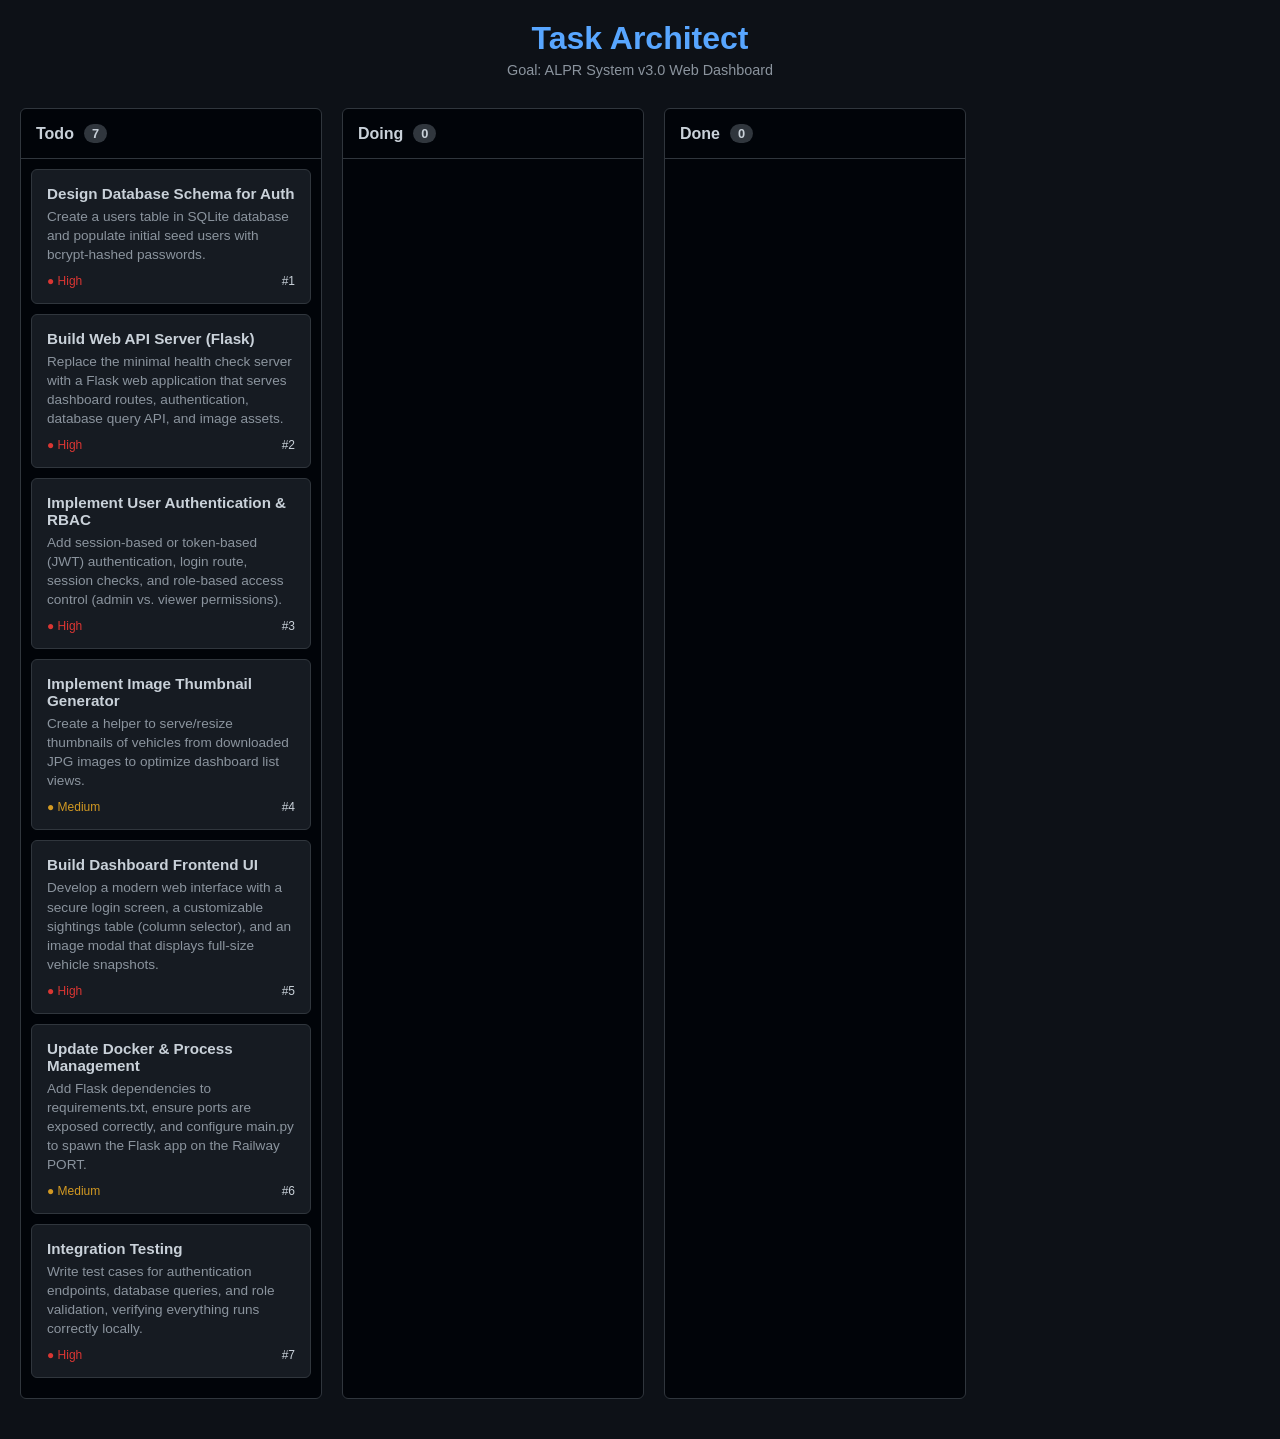
<file: task_architect_board.html>
<!DOCTYPE html>
<html lang="en">
<head>
    <meta charset="UTF-8">
    <meta name="viewport" content="width=device-width, initial-scale=1.0">
    <title>Task Architect - Kanban Board</title>
    <style>
        :root {
            --bg-color: #0d1117;
            --text-color: #c9d1d9;
            --card-bg: #161b22;
            --column-bg: #010409;
            --accent-color: #58a6ff;
            --border-color: #30363d;
            --todo-color: #8b949e;
            --doing-color: #d29922;
            --done-color: #238636;
        }
        body {
            font-family: -apple-system, BlinkMacSystemFont, "Segoe UI", Helvetica, Arial, sans-serif;
            background-color: var(--bg-color);
            color: var(--text-color);
            margin: 0;
            padding: 20px;
        }
        .header {
            text-align: center;
            margin-bottom: 30px;
        }
        .header h1 { margin: 0; color: var(--accent-color); }
        .project-goal { font-size: 0.9rem; color: #8b949e; margin-top: 5px; }

        .board {
            display: flex;
            gap: 20px;
            overflow-x: auto;
            padding-bottom: 20px;
        }
        .column {
            background-color: var(--column-bg);
            border: 1px solid var(--border-color);
            border-radius: 6px;
            min-width: 300px;
            max-width: 300px;
            display: flex;
            flex-direction: column;
        }
        .column-header {
            padding: 15px;
            font-weight: bold;
            border-bottom: 1px solid var(--border-color);
            display: flex;
            align-items: center;
            gap: 10px;
        }
        .count-badge {
            background: #30363d;
            padding: 2px 8px;
            border-radius: 10px;
            font-size: 0.8rem;
        }
        .task-list {
            padding: 10px;
            flex-grow: 1;
        }
        .card {
            background-color: var(--card-bg);
            border: 1px solid var(--border-color);
            border-radius: 6px;
            padding: 15px;
            margin-bottom: 10px;
            cursor: pointer;
            transition: transform 0.1s;
        }
        .card:hover { transform: translateY(-2px); border-color: var(--accent-color); }
        .card-title { font-weight: bold; margin-bottom: 5px; font-size: 0.95rem; }
        .card-desc { font-size: 0.85rem; color: #8b949e; line-height: 1.4; }
        
        .card-meta {
            margin-top: 10px;
            display: flex;
            justify-content: space-between;
            font-size: 0.75rem;
        }
        .priority-high { color: #da3633; }
        .priority-medium { color: #d29922; }
        .priority-low { color: #8b949e; }
    </style>
</head>
<body>
    <div class="header">
        <h1>Task Architect</h1>
        <div id="project-goal" class="project-goal"></div>
    </div>

    <div class="board" id="board">
        <!-- Columns will be injected here -->
    </div>

    <script>
        // DATA_START
        const projectData = {
    "goal": "ALPR System v3.0 Web Dashboard",
    "timestamp": "2026-08-09T13:17:36.816081",
    "tasks": [
        {
            "id": 1,
            "title": "Design Database Schema for Auth",
            "desc": "Create a users table in SQLite database and populate initial seed users with bcrypt-hashed passwords.",
            "status": "Todo",
            "priority": "High"
        },
        {
            "id": 2,
            "title": "Build Web API Server (Flask)",
            "desc": "Replace the minimal health check server with a Flask web application that serves dashboard routes, authentication, database query API, and image assets.",
            "status": "Todo",
            "priority": "High"
        },
        {
            "id": 3,
            "title": "Implement User Authentication & RBAC",
            "desc": "Add session-based or token-based (JWT) authentication, login route, session checks, and role-based access control (admin vs. viewer permissions).",
            "status": "Todo",
            "priority": "High"
        },
        {
            "id": 4,
            "title": "Implement Image Thumbnail Generator",
            "desc": "Create a helper to serve/resize thumbnails of vehicles from downloaded JPG images to optimize dashboard list views.",
            "status": "Todo",
            "priority": "Medium"
        },
        {
            "id": 5,
            "title": "Build Dashboard Frontend UI",
            "desc": "Develop a modern web interface with a secure login screen, a customizable sightings table (column selector), and an image modal that displays full-size vehicle snapshots.",
            "status": "Todo",
            "priority": "High"
        },
        {
            "id": 6,
            "title": "Update Docker & Process Management",
            "desc": "Add Flask dependencies to requirements.txt, ensure ports are exposed correctly, and configure main.py to spawn the Flask app on the Railway PORT.",
            "status": "Todo",
            "priority": "Medium"
        },
        {
            "id": 7,
            "title": "Integration Testing",
            "desc": "Write test cases for authentication endpoints, database queries, and role validation, verifying everything runs correctly locally.",
            "status": "Todo",
            "priority": "High"
        }
    ]
};
        // DATA_END

        function initBoard() {
            document.getElementById('project-goal').textContent = `Goal: ${projectData.goal}`;
            const board = document.getElementById('board');
            const statuses = ["Todo", "Doing", "Done"];
            
            statuses.forEach(status => {
                const colTasks = projectData.tasks.filter(t => t.status === status);
                const col = document.createElement('div');
                col.className = 'column';
                col.innerHTML = `
                    <div class="column-header">
                        ${status} <span class="count-badge">${colTasks.length}</span>
                    </div>
                    <div class="task-list">
                        ${colTasks.map(t => `
                            <div class="card">
                                <div class="card-title">${t.title}</div>
                                <div class="card-desc">${t.desc}</div>
                                <div class="card-meta">
                                    <span class="priority-${t.priority.toLowerCase()}">● ${t.priority}</span>
                                    <span>#${t.id}</span>
                                </div>
                            </div>
                        `).join('')}
                    </div>
                `;
                board.appendChild(col);
            });
        }

        initBoard();
    </script>
</body>
</html>
</file>
